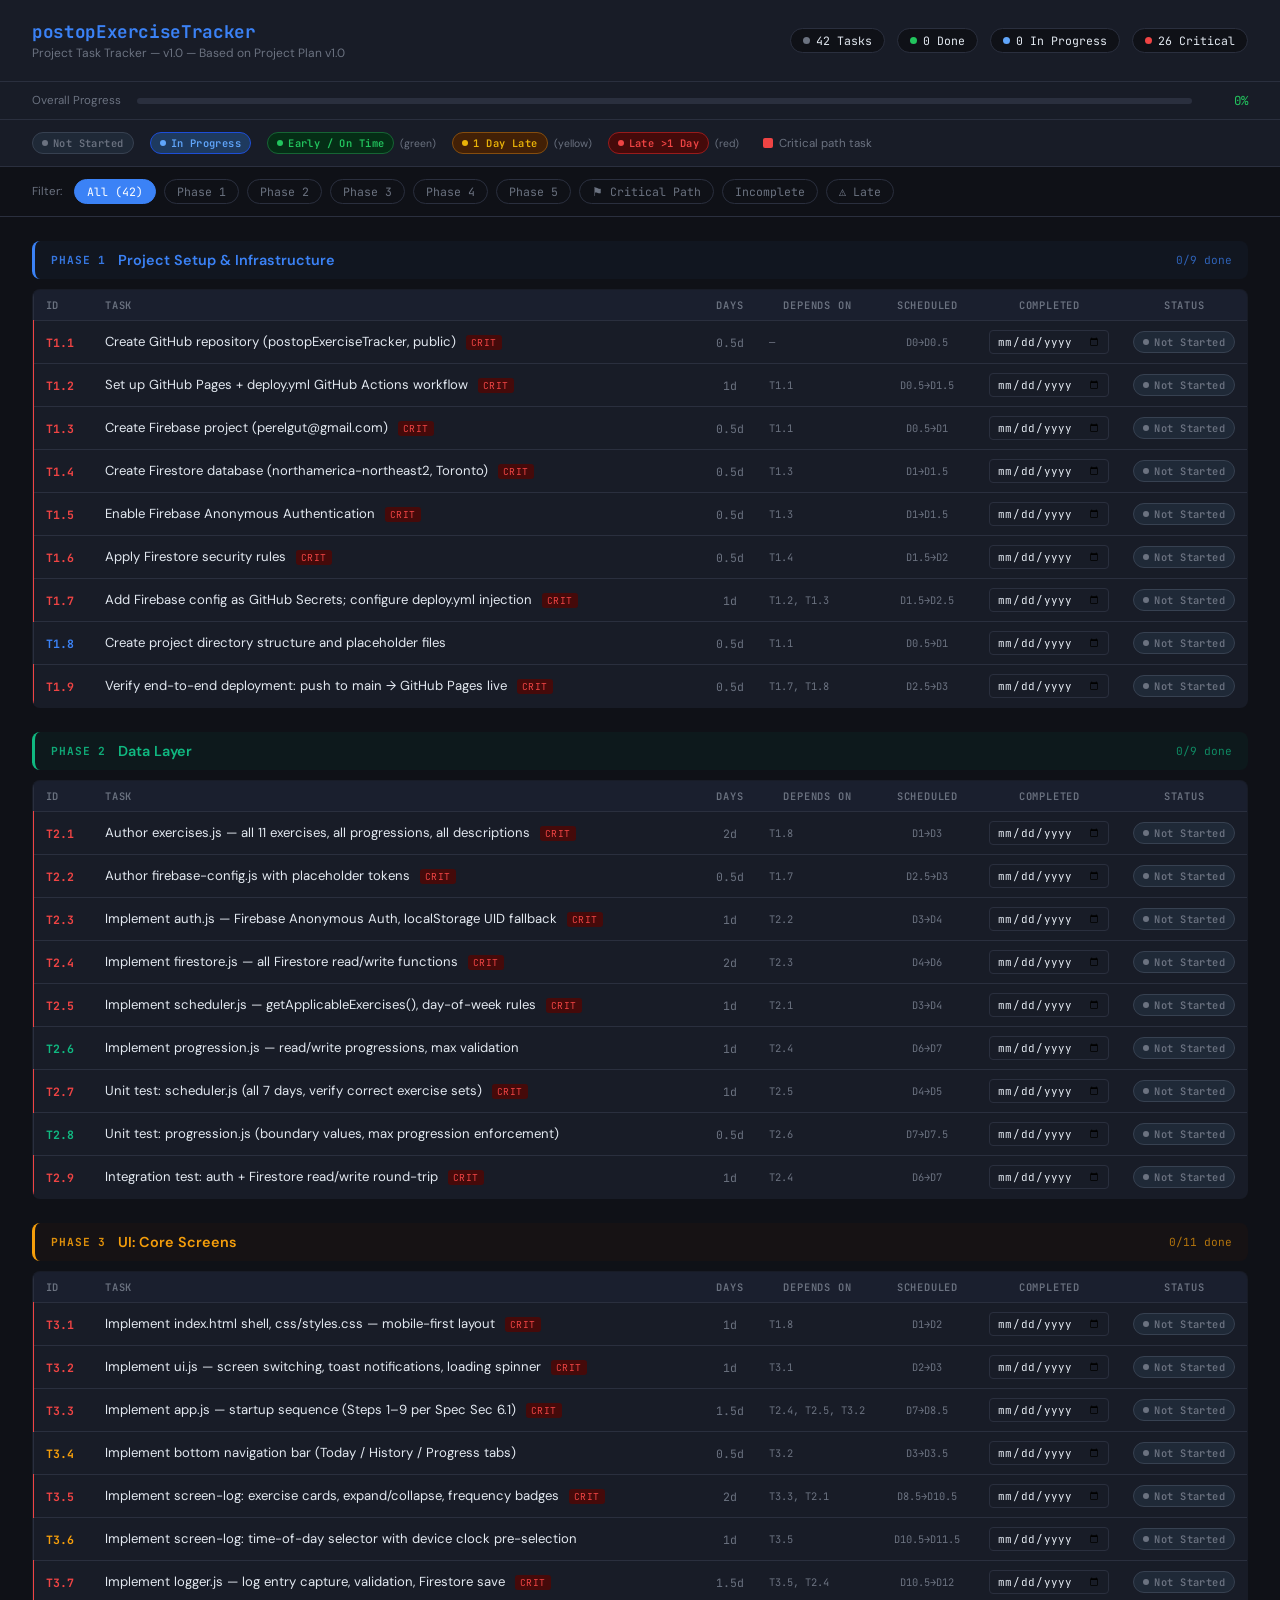
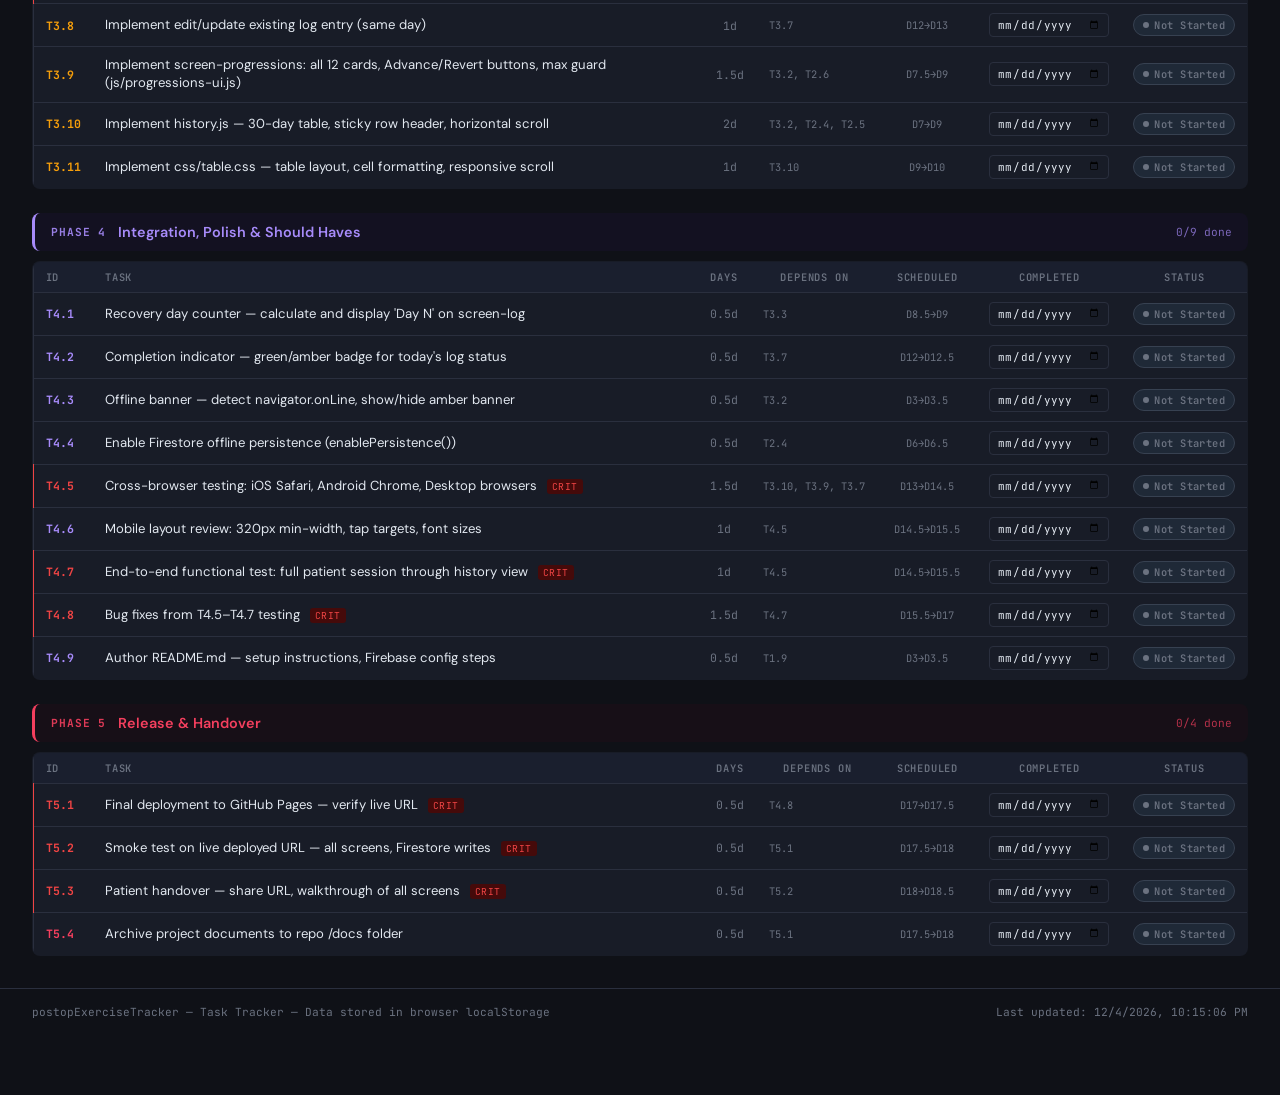
<file: PostOp_TaskTracker.html>
<!DOCTYPE html>
<html lang="en">
<head>
<meta charset="UTF-8">
<meta name="viewport" content="width=device-width, initial-scale=1.0">
<title>postopExerciseTracker — Project Task Tracker</title>
<style>
  @import url('https://fonts.googleapis.com/css2?family=JetBrains+Mono:wght@400;600;700&family=DM+Sans:wght@300;400;500;600&display=swap');

  :root {
    --bg:        #0f1117;
    --surface:   #181c27;
    --border:    #2a2f3e;
    --text:      #e2e8f0;
    --muted:     #6b7280;
    --accent:    #3b82f6;

    --p1: #3b82f6;  --p1-bg: #1e3a5f;
    --p2: #10b981;  --p2-bg: #064e3b;
    --p3: #f59e0b;  --p3-bg: #451a03;
    --p4: #a78bfa;  --p4-bg: #2e1065;
    --p5: #f43f5e;  --p5-bg: #4c0519;

    --green:  #22c55e;  --green-bg:  #052e16;
    --yellow: #eab308;  --yellow-bg: #422006;
    --red:    #ef4444;  --red-bg:    #450a0a;
    --grey:   #6b7280;  --grey-bg:   #1f2937;

    --crit: #ef4444;
  }

  *, *::before, *::after { box-sizing: border-box; margin: 0; padding: 0; }

  body {
    font-family: 'DM Sans', sans-serif;
    background: var(--bg);
    color: var(--text);
    min-height: 100vh;
    padding: 0 0 60px;
  }

  /* ── HEADER ── */
  header {
    background: var(--surface);
    border-bottom: 1px solid var(--border);
    padding: 20px 32px;
    position: sticky;
    top: 0;
    z-index: 100;
    display: flex;
    align-items: center;
    justify-content: space-between;
    gap: 16px;
    flex-wrap: wrap;
  }
  .header-left h1 {
    font-family: 'JetBrains Mono', monospace;
    font-size: 1.1rem;
    font-weight: 700;
    color: var(--accent);
    letter-spacing: -0.02em;
  }
  .header-left p {
    font-size: 0.75rem;
    color: var(--muted);
    margin-top: 2px;
  }
  .header-stats {
    display: flex;
    gap: 12px;
    flex-wrap: wrap;
  }
  .stat-pill {
    background: var(--bg);
    border: 1px solid var(--border);
    border-radius: 20px;
    padding: 4px 12px;
    font-family: 'JetBrains Mono', monospace;
    font-size: 0.72rem;
    display: flex;
    align-items: center;
    gap: 6px;
  }
  .stat-pill .dot {
    width: 7px; height: 7px;
    border-radius: 50%;
    flex-shrink: 0;
  }

  /* ── PROGRESS BAR ── */
  .progress-bar-wrap {
    background: var(--surface);
    border-bottom: 1px solid var(--border);
    padding: 10px 32px;
    display: flex;
    align-items: center;
    gap: 16px;
  }
  .progress-bar-track {
    flex: 1;
    height: 6px;
    background: var(--border);
    border-radius: 3px;
    overflow: hidden;
  }
  .progress-bar-fill {
    height: 100%;
    background: linear-gradient(90deg, var(--green), var(--accent));
    border-radius: 3px;
    transition: width 0.5s ease;
  }
  .progress-pct {
    font-family: 'JetBrains Mono', monospace;
    font-size: 0.78rem;
    color: var(--green);
    min-width: 40px;
    text-align: right;
  }

  /* ── PHASE SECTIONS ── */
  .phase-section { margin: 24px 32px 0; }

  .phase-header {
    display: flex;
    align-items: center;
    gap: 12px;
    margin-bottom: 10px;
    padding: 10px 16px;
    border-radius: 8px;
    border-left: 3px solid;
  }
  .phase-header .phase-num {
    font-family: 'JetBrains Mono', monospace;
    font-size: 0.7rem;
    font-weight: 700;
    letter-spacing: 0.08em;
    text-transform: uppercase;
    opacity: 0.9;
  }
  .phase-header .phase-title {
    font-size: 0.9rem;
    font-weight: 600;
    flex: 1;
  }
  .phase-header .phase-meta {
    font-family: 'JetBrains Mono', monospace;
    font-size: 0.7rem;
    opacity: 0.7;
  }

  /* ── TASK TABLE ── */
  .task-table {
    width: 100%;
    border-collapse: collapse;
    font-size: 0.82rem;
    background: var(--surface);
    border-radius: 8px;
    overflow: hidden;
    border: 1px solid var(--border);
    margin-bottom: 8px;
  }
  .task-table thead tr {
    background: #1a1f2e;
  }
  .task-table thead th {
    padding: 8px 12px;
    text-align: left;
    font-family: 'JetBrains Mono', monospace;
    font-size: 0.65rem;
    font-weight: 600;
    letter-spacing: 0.08em;
    text-transform: uppercase;
    color: var(--muted);
    border-bottom: 1px solid var(--border);
    white-space: nowrap;
  }
  .task-table thead th.center { text-align: center; }

  .task-row {
    border-bottom: 1px solid var(--border);
    transition: background 0.15s;
    cursor: pointer;
  }
  .task-row:last-child { border-bottom: none; }
  .task-row:hover { background: #1e2335; }
  .task-row.crit-row { border-left: 2px solid var(--crit); }

  .task-row td {
    padding: 9px 12px;
    vertical-align: middle;
  }

  .task-id {
    font-family: 'JetBrains Mono', monospace;
    font-size: 0.72rem;
    font-weight: 700;
    white-space: nowrap;
  }
  .task-id.crit { color: var(--crit); }

  .task-name {
    max-width: 380px;
    line-height: 1.4;
  }
  .task-name .crit-badge {
    display: inline-block;
    background: #450a0a;
    color: var(--crit);
    font-family: 'JetBrains Mono', monospace;
    font-size: 0.6rem;
    padding: 1px 5px;
    border-radius: 3px;
    margin-left: 6px;
    vertical-align: middle;
    letter-spacing: 0.05em;
  }

  .task-days {
    font-family: 'JetBrains Mono', monospace;
    font-size: 0.72rem;
    text-align: center;
    color: var(--muted);
    white-space: nowrap;
  }

  .task-deps {
    font-family: 'JetBrains Mono', monospace;
    font-size: 0.65rem;
    color: var(--muted);
    white-space: nowrap;
  }

  .task-sched {
    font-family: 'JetBrains Mono', monospace;
    font-size: 0.65rem;
    text-align: center;
    color: var(--muted);
    white-space: nowrap;
  }

  /* ── STATUS BADGE ── */
  .status-badge {
    display: inline-flex;
    align-items: center;
    gap: 5px;
    padding: 3px 9px;
    border-radius: 12px;
    font-family: 'JetBrains Mono', monospace;
    font-size: 0.65rem;
    font-weight: 600;
    letter-spacing: 0.04em;
    white-space: nowrap;
    cursor: pointer;
    user-select: none;
    transition: opacity 0.15s;
  }
  .status-badge:hover { opacity: 0.8; }
  .status-badge::before {
    content: '';
    width: 6px; height: 6px;
    border-radius: 50%;
    flex-shrink: 0;
  }
  .status-not-started  { background: var(--grey-bg);   color: var(--grey);   border: 1px solid #374151; }
  .status-not-started::before  { background: var(--grey); }
  .status-in-progress  { background: #1e3a5f;           color: #60a5fa;       border: 1px solid #1d4ed8; }
  .status-in-progress::before  { background: #60a5fa; }
  .status-early        { background: var(--green-bg);   color: var(--green);  border: 1px solid #166534; }
  .status-early::before        { background: var(--green); }
  .status-on-time      { background: var(--green-bg);   color: var(--green);  border: 1px solid #166534; }
  .status-on-time::before      { background: var(--green); }
  .status-1-day-late   { background: var(--yellow-bg);  color: var(--yellow); border: 1px solid #854d0e; }
  .status-1-day-late::before   { background: var(--yellow); }
  .status-late         { background: var(--red-bg);     color: var(--red);    border: 1px solid #991b1b; }
  .status-late::before         { background: var(--red); }

  /* ── COMPLETION DATE INPUT ── */
  .date-input {
    background: transparent;
    border: 1px solid var(--border);
    border-radius: 4px;
    color: var(--text);
    font-family: 'JetBrains Mono', monospace;
    font-size: 0.68rem;
    padding: 3px 7px;
    width: 120px;
    cursor: pointer;
    transition: border-color 0.15s;
  }
  .date-input:focus {
    outline: none;
    border-color: var(--accent);
  }
  .date-input:hover { border-color: #4b5563; }

  /* ── MODAL ── */
  .modal-overlay {
    display: none;
    position: fixed;
    inset: 0;
    background: rgba(0,0,0,0.75);
    z-index: 200;
    align-items: center;
    justify-content: center;
  }
  .modal-overlay.open { display: flex; }
  .modal {
    background: var(--surface);
    border: 1px solid var(--border);
    border-radius: 12px;
    padding: 28px;
    max-width: 560px;
    width: 90%;
    max-height: 80vh;
    overflow-y: auto;
    position: relative;
  }
  .modal h2 {
    font-family: 'JetBrains Mono', monospace;
    font-size: 0.9rem;
    color: var(--accent);
    margin-bottom: 4px;
  }
  .modal .modal-title {
    font-size: 1rem;
    font-weight: 600;
    margin-bottom: 16px;
    padding-bottom: 12px;
    border-bottom: 1px solid var(--border);
    line-height: 1.4;
  }
  .modal-field { margin-bottom: 14px; }
  .modal-field label {
    display: block;
    font-size: 0.72rem;
    font-weight: 600;
    color: var(--muted);
    text-transform: uppercase;
    letter-spacing: 0.06em;
    margin-bottom: 4px;
  }
  .modal-field .val {
    font-size: 0.85rem;
    line-height: 1.5;
  }
  .modal-field .mono-val {
    font-family: 'JetBrains Mono', monospace;
    font-size: 0.78rem;
    color: var(--accent);
  }
  .modal-field .prompt-box {
    background: var(--bg);
    border: 1px solid var(--border);
    border-radius: 6px;
    padding: 12px;
    font-size: 0.78rem;
    line-height: 1.6;
    color: #cbd5e1;
    white-space: pre-wrap;
    word-break: break-word;
    max-height: 200px;
    overflow-y: auto;
  }
  .modal-actions {
    display: flex;
    gap: 10px;
    margin-top: 20px;
    padding-top: 16px;
    border-top: 1px solid var(--border);
    flex-wrap: wrap;
  }
  .btn {
    padding: 7px 16px;
    border-radius: 6px;
    font-size: 0.78rem;
    font-weight: 600;
    cursor: pointer;
    border: none;
    transition: opacity 0.15s;
  }
  .btn:hover { opacity: 0.85; }
  .btn-primary { background: var(--accent); color: white; }
  .btn-ghost { background: var(--border); color: var(--text); }
  .btn-close {
    position: absolute;
    top: 14px; right: 16px;
    background: none;
    border: none;
    color: var(--muted);
    font-size: 1.2rem;
    cursor: pointer;
    line-height: 1;
    padding: 4px;
  }
  .btn-close:hover { color: var(--text); }

  /* ── LEGEND ── */
  .legend {
    display: flex;
    gap: 16px;
    flex-wrap: wrap;
    padding: 12px 32px;
    border-bottom: 1px solid var(--border);
    background: var(--surface);
  }
  .legend-item {
    display: flex;
    align-items: center;
    gap: 6px;
    font-size: 0.72rem;
    color: var(--muted);
  }

  /* ── FILTER BAR ── */
  .filter-bar {
    display: flex;
    gap: 8px;
    padding: 12px 32px;
    flex-wrap: wrap;
    align-items: center;
    border-bottom: 1px solid var(--border);
  }
  .filter-btn {
    padding: 4px 12px;
    border-radius: 16px;
    font-size: 0.72rem;
    font-family: 'JetBrains Mono', monospace;
    cursor: pointer;
    border: 1px solid var(--border);
    background: transparent;
    color: var(--muted);
    transition: all 0.15s;
  }
  .filter-btn:hover, .filter-btn.active {
    background: var(--accent);
    color: white;
    border-color: var(--accent);
  }
  .filter-label {
    font-size: 0.72rem;
    color: var(--muted);
    margin-right: 4px;
  }

  /* ── FOOTER ── */
  .page-footer {
    padding: 16px 32px;
    font-size: 0.7rem;
    color: var(--muted);
    font-family: 'JetBrains Mono', monospace;
    border-top: 1px solid var(--border);
    margin-top: 32px;
    display: flex;
    justify-content: space-between;
    flex-wrap: wrap;
    gap: 8px;
  }

  /* ── RESPONSIVE ── */
  @media (max-width: 768px) {
    header, .phase-section, .filter-bar, .legend, .progress-bar-wrap { padding-left: 16px; padding-right: 16px; }
    .phase-section { margin-left: 16px; margin-right: 16px; }
    .task-deps, .task-sched { display: none; }
    .task-name { max-width: 200px; }
    .date-input { width: 100px; }
  }
</style>
</head>
<body>

<header>
  <div class="header-left">
    <h1>postopExerciseTracker</h1>
    <p>Project Task Tracker &mdash; v1.0 &mdash; Based on Project Plan v1.0</p>
  </div>
  <div class="header-stats" id="headerStats"></div>
</header>

<div class="progress-bar-wrap">
  <span style="font-size:0.72rem;color:var(--muted);white-space:nowrap;">Overall Progress</span>
  <div class="progress-bar-track">
    <div class="progress-bar-fill" id="progressFill" style="width:0%"></div>
  </div>
  <span class="progress-pct" id="progressPct">0%</span>
</div>

<div class="legend">
  <span class="legend-item"><span class="status-badge status-not-started">Not Started</span></span>
  <span class="legend-item"><span class="status-badge status-in-progress">In Progress</span></span>
  <span class="legend-item"><span class="status-badge status-early">Early / On Time</span> <span style="font-size:0.65rem">(green)</span></span>
  <span class="legend-item"><span class="status-badge status-1-day-late">1 Day Late</span> <span style="font-size:0.65rem">(yellow)</span></span>
  <span class="legend-item"><span class="status-badge status-late">Late &gt;1 Day</span> <span style="font-size:0.65rem">(red)</span></span>
  <span class="legend-item" style="margin-left:8px">
    <span style="display:inline-block;width:10px;height:10px;background:var(--crit);border-radius:2px"></span>
    <span>Critical path task</span>
  </span>
</div>

<div class="filter-bar">
  <span class="filter-label">Filter:</span>
  <button class="filter-btn active" data-filter="all" onclick="setFilter(this,'all')">All (42)</button>
  <button class="filter-btn" data-filter="1" onclick="setFilter(this,'1')">Phase 1</button>
  <button class="filter-btn" data-filter="2" onclick="setFilter(this,'2')">Phase 2</button>
  <button class="filter-btn" data-filter="3" onclick="setFilter(this,'3')">Phase 3</button>
  <button class="filter-btn" data-filter="4" onclick="setFilter(this,'4')">Phase 4</button>
  <button class="filter-btn" data-filter="5" onclick="setFilter(this,'5')">Phase 5</button>
  <button class="filter-btn" data-filter="crit" onclick="setFilter(this,'crit')">⚑ Critical Path</button>
  <button class="filter-btn" data-filter="incomplete" onclick="setFilter(this,'incomplete')">Incomplete</button>
  <button class="filter-btn" data-filter="late" onclick="setFilter(this,'late')">⚠ Late</button>
</div>

<div id="phaseSections"></div>

<!-- MODAL -->
<div class="modal-overlay" id="modalOverlay" onclick="closeModal(event)">
  <div class="modal" id="modalBox">
    <button class="btn-close" onclick="closeModalDirect()">✕</button>
    <h2 id="modalId"></h2>
    <div class="modal-title" id="modalName"></div>
    <div id="modalBody"></div>
    <div class="modal-actions">
      <button class="btn btn-primary" onclick="markInProgress()">Mark In Progress</button>
      <button class="btn btn-ghost" onclick="closeModalDirect()">Close</button>
    </div>
  </div>
</div>

<div class="page-footer">
  <span id="footerLeft">postopExerciseTracker &mdash; Task Tracker &mdash; Data stored in browser localStorage</span>
  <span id="footerRight"></span>
</div>

<script>
// ── TASK DATA ──────────────────────────────────────────────────────────────────
const PHASES = {
  1: { name: "Phase 1 — Project Setup & Infrastructure", color: "#3b82f6", bg: "#1e3a5f" },
  2: { name: "Phase 2 — Data Layer",                    color: "#10b981", bg: "#064e3b" },
  3: { name: "Phase 3 — UI: Core Screens",              color: "#f59e0b", bg: "#451a03" },
  4: { name: "Phase 4 — Integration, Polish & Should Haves", color: "#a78bfa", bg: "#2e1065" },
  5: { name: "Phase 5 — Release & Handover",            color: "#f43f5e", bg: "#4c0519" },
};

const TASKS = [
  {id:"T1.1",ph:1,name:"Create GitHub repository (postopExerciseTracker, public)",days:0.5,deps:[],crit:true,reqs:"M-24",sched:{s:0,e:0.5}},
  {id:"T1.2",ph:1,name:"Set up GitHub Pages + deploy.yml GitHub Actions workflow",days:1,deps:["T1.1"],crit:true,reqs:"M-24",sched:{s:0.5,e:1.5}},
  {id:"T1.3",ph:1,name:"Create Firebase project (perelgut@gmail.com)",days:0.5,deps:["T1.1"],crit:true,reqs:"M-15,M-16",sched:{s:0.5,e:1}},
  {id:"T1.4",ph:1,name:"Create Firestore database (northamerica-northeast2, Toronto)",days:0.5,deps:["T1.3"],crit:true,reqs:"M-15",sched:{s:1,e:1.5}},
  {id:"T1.5",ph:1,name:"Enable Firebase Anonymous Authentication",days:0.5,deps:["T1.3"],crit:true,reqs:"M-16",sched:{s:1,e:1.5}},
  {id:"T1.6",ph:1,name:"Apply Firestore security rules",days:0.5,deps:["T1.4"],crit:true,reqs:"M-15,M-16",sched:{s:1.5,e:2}},
  {id:"T1.7",ph:1,name:"Add Firebase config as GitHub Secrets; configure deploy.yml injection",days:1,deps:["T1.2","T1.3"],crit:true,reqs:"M-24",sched:{s:1.5,e:2.5}},
  {id:"T1.8",ph:1,name:"Create project directory structure and placeholder files",days:0.5,deps:["T1.1"],crit:false,reqs:"Spec Sec 2",sched:{s:0.5,e:1}},
  {id:"T1.9",ph:1,name:"Verify end-to-end deployment: push to main → GitHub Pages live",days:0.5,deps:["T1.7","T1.8"],crit:true,reqs:"M-24",sched:{s:2.5,e:3}},
  {id:"T2.1",ph:2,name:"Author exercises.js — all 11 exercises, all progressions, all descriptions",days:2,deps:["T1.8"],crit:true,reqs:"M-01 to M-05, M-13",sched:{s:1,e:3}},
  {id:"T2.2",ph:2,name:"Author firebase-config.js with placeholder tokens",days:0.5,deps:["T1.7"],crit:true,reqs:"M-15",sched:{s:2.5,e:3}},
  {id:"T2.3",ph:2,name:"Implement auth.js — Firebase Anonymous Auth, localStorage UID fallback",days:1,deps:["T2.2"],crit:true,reqs:"M-16,M-17",sched:{s:3,e:4}},
  {id:"T2.4",ph:2,name:"Implement firestore.js — all Firestore read/write functions",days:2,deps:["T2.3"],crit:true,reqs:"M-15,M-18",sched:{s:4,e:6}},
  {id:"T2.5",ph:2,name:"Implement scheduler.js — getApplicableExercises(), day-of-week rules",days:1,deps:["T2.1"],crit:true,reqs:"M-10",sched:{s:3,e:4}},
  {id:"T2.6",ph:2,name:"Implement progression.js — read/write progressions, max validation",days:1,deps:["T2.4"],crit:false,reqs:"M-12,M-13,M-14",sched:{s:6,e:7}},
  {id:"T2.7",ph:2,name:"Unit test: scheduler.js (all 7 days, verify correct exercise sets)",days:1,deps:["T2.5"],crit:true,reqs:"M-10",sched:{s:4,e:5}},
  {id:"T2.8",ph:2,name:"Unit test: progression.js (boundary values, max progression enforcement)",days:0.5,deps:["T2.6"],crit:false,reqs:"M-12,M-13",sched:{s:7,e:7.5}},
  {id:"T2.9",ph:2,name:"Integration test: auth + Firestore read/write round-trip",days:1,deps:["T2.4"],crit:true,reqs:"M-15,M-16",sched:{s:6,e:7}},
  {id:"T3.1",ph:3,name:"Implement index.html shell, css/styles.css — mobile-first layout",days:1,deps:["T1.8"],crit:true,reqs:"M-23",sched:{s:1,e:2}},
  {id:"T3.2",ph:3,name:"Implement ui.js — screen switching, toast notifications, loading spinner",days:1,deps:["T3.1"],crit:true,reqs:"Spec Sec 5",sched:{s:2,e:3}},
  {id:"T3.3",ph:3,name:"Implement app.js — startup sequence (Steps 1–9 per Spec Sec 6.1)",days:1.5,deps:["T2.4","T2.5","T3.2"],crit:true,reqs:"M-18, Spec 6.1",sched:{s:7,e:8.5}},
  {id:"T3.4",ph:3,name:"Implement bottom navigation bar (Today / History / Progress tabs)",days:0.5,deps:["T3.2"],crit:false,reqs:"Spec Sec 5.5",sched:{s:3,e:3.5}},
  {id:"T3.5",ph:3,name:"Implement screen-log: exercise cards, expand/collapse, frequency badges",days:2,deps:["T3.3","T2.1"],crit:true,reqs:"M-01 to M-05",sched:{s:8.5,e:10.5}},
  {id:"T3.6",ph:3,name:"Implement screen-log: time-of-day selector with device clock pre-selection",days:1,deps:["T3.5"],crit:false,reqs:"M-09",sched:{s:10.5,e:11.5}},
  {id:"T3.7",ph:3,name:"Implement logger.js — log entry capture, validation, Firestore save",days:1.5,deps:["T3.5","T2.4"],crit:true,reqs:"M-06 to M-08",sched:{s:10.5,e:12}},
  {id:"T3.8",ph:3,name:"Implement edit/update existing log entry (same day)",days:1,deps:["T3.7"],crit:false,reqs:"S-02",sched:{s:12,e:13}},
  {id:"T3.9",ph:3,name:"Implement screen-progressions: all 12 cards, Advance/Revert buttons, max guard (js/progressions-ui.js)",days:1.5,deps:["T3.2","T2.6"],crit:false,reqs:"M-12 to M-14",sched:{s:7.5,e:9}},
  {id:"T3.10",ph:3,name:"Implement history.js — 30-day table, sticky row header, horizontal scroll",days:2,deps:["T3.2","T2.4","T2.5"],crit:false,reqs:"M-19 to M-22",sched:{s:7,e:9}},
  {id:"T3.11",ph:3,name:"Implement css/table.css — table layout, cell formatting, responsive scroll",days:1,deps:["T3.10"],crit:false,reqs:"M-19 to M-22, S-05",sched:{s:9,e:10}},
  {id:"T4.1",ph:4,name:"Recovery day counter — calculate and display 'Day N' on screen-log",days:0.5,deps:["T3.3"],crit:false,reqs:"M-11, S-03",sched:{s:8.5,e:9}},
  {id:"T4.2",ph:4,name:"Completion indicator — green/amber badge for today's log status",days:0.5,deps:["T3.7"],crit:false,reqs:"S-01",sched:{s:12,e:12.5}},
  {id:"T4.3",ph:4,name:"Offline banner — detect navigator.onLine, show/hide amber banner",days:0.5,deps:["T3.2"],crit:false,reqs:"S-04",sched:{s:3,e:3.5}},
  {id:"T4.4",ph:4,name:"Enable Firestore offline persistence (enablePersistence())",days:0.5,deps:["T2.4"],crit:false,reqs:"S-04",sched:{s:6,e:6.5}},
  {id:"T4.5",ph:4,name:"Cross-browser testing: iOS Safari, Android Chrome, Desktop browsers",days:1.5,deps:["T3.10","T3.9","T3.7"],crit:true,reqs:"M-23",sched:{s:13,e:14.5}},
  {id:"T4.6",ph:4,name:"Mobile layout review: 320px min-width, tap targets, font sizes",days:1,deps:["T4.5"],crit:false,reqs:"M-23, NFR",sched:{s:14.5,e:15.5}},
  {id:"T4.7",ph:4,name:"End-to-end functional test: full patient session through history view",days:1,deps:["T4.5"],crit:true,reqs:"All M-reqs",sched:{s:14.5,e:15.5}},
  {id:"T4.8",ph:4,name:"Bug fixes from T4.5–T4.7 testing",days:1.5,deps:["T4.7"],crit:true,reqs:"All",sched:{s:15.5,e:17}},
  {id:"T4.9",ph:4,name:"Author README.md — setup instructions, Firebase config steps",days:0.5,deps:["T1.9"],crit:false,reqs:"Spec Sec 2",sched:{s:3,e:3.5}},
  {id:"T5.1",ph:5,name:"Final deployment to GitHub Pages — verify live URL",days:0.5,deps:["T4.8"],crit:true,reqs:"M-24",sched:{s:17,e:17.5}},
  {id:"T5.2",ph:5,name:"Smoke test on live deployed URL — all screens, Firestore writes",days:0.5,deps:["T5.1"],crit:true,reqs:"M-24",sched:{s:17.5,e:18}},
  {id:"T5.3",ph:5,name:"Patient handover — share URL, walkthrough of all screens",days:0.5,deps:["T5.2"],crit:true,reqs:"All",sched:{s:18,e:18.5}},
  {id:"T5.4",ph:5,name:"Archive project documents to repo /docs folder",days:0.5,deps:["T5.1"],crit:false,reqs:"—",sched:{s:17.5,e:18}},
];

const AI_PROMPTS = {
  "T1.1":"Create a new public GitHub repository named 'postopExerciseTracker' under the account perelgut. The repository should be initialised with a README.md and a .gitignore for Node.js projects. Do not add any source files yet.",
  "T1.2":"Write a GitHub Actions workflow file at .github/workflows/deploy.yml that triggers on push to the main branch and deploys the repository root to GitHub Pages using peaceiris/actions-gh-pages@v4. Include a sed step to inject Firebase config values from GitHub Secrets (FIREBASE_API_KEY, FIREBASE_AUTH_DOMAIN, FIREBASE_PROJECT_ID, FIREBASE_STORAGE_BUCKET, FIREBASE_MESSAGING_SENDER_ID, FIREBASE_APP_ID) into js/firebase-config.js before deploying.",
  "T1.3":"[Manual Firebase Console step] Go to https://console.firebase.google.com, sign in with perelgut@gmail.com, create a new project named 'postopExerciseTracker'. Disable Google Analytics. Register a Web App named 'postop-tracker' and save the firebaseConfig object.",
  "T1.4":"[Manual Firebase Console step] In the Firebase project, go to Firestore Database → Create database → Production mode. Select region: northamerica-northeast2 (Toronto). WARNING: this selection is permanent.",
  "T1.5":"[Manual Firebase Console step] In the Firebase project, go to Authentication → Sign-in method → Anonymous → Enable. Save.",
  "T1.6":"In the Firebase project Firestore console → Rules, replace the default rules with security rules that allow a user to read/write only their own data scoped by their anonymous UID. See Functional Specification Section 8.2 for the exact rules.",
  "T1.7":"Update the GitHub Actions deploy.yml to inject all 6 Firebase config fields from GitHub repository secrets into js/firebase-config.js using sed commands before deployment. Each placeholder follows the pattern __FIREBASE_FIELDNAME__. Provide instructions for adding the 6 secrets to GitHub repository settings.",
  "T1.8":"Create the full directory and file structure for the postopExerciseTracker project per Functional Specification Section 2. All JS files should contain a single comment indicating their purpose. firebase-config.js should export a firebaseConfig object with 6 fields set to __FIREBASE_FIELDNAME__ placeholders.",
  "T1.9":"[Manual verification] Commit and push placeholder files to main. Verify the GitHub Actions workflow runs and the site loads at https://perelgut.github.io/postopExerciseTracker/.",
  "T2.1":"Write the complete exercises.js file exporting a const EXERCISES array with 11 exercise objects. Each has: id (7-17), name, displayName ('Ex N: Name'), frequency ('Daily'|'Alt1'|'Alt2'), maxProgression, and progressions[] (each with level, description, type, defaultCount, defaultRepeats). Exercise 7 must have 4 progressions (0-3). Use exact data from Functional Specification Section 3.1.",
  "T2.2":"Write js/firebase-config.js that imports Firebase SDK modules (app, auth, firestore) and initialises the Firebase app using a firebaseConfig object with 6 placeholder values in the format __FIREBASE_FIELDNAME__. Export the initialised auth and db (Firestore) instances.",
  "T2.3":"Write js/auth.js: (1) call Firebase signInAnonymously() on init, (2) store UID in localStorage as 'postop_uid', (3) on reload use Firebase auth state persistence, (4) export getCurrentUID() returning the current anonymous UID, (5) handle auth errors with user-facing message.",
  "T2.4":"Write js/firestore.js exporting: saveLogEntry(uid, dateStr, entry), updateLogEntry(uid, dateStr, exerciseId, updatedEntry), getLogs(uid, dateStrings[]), getProfile(uid), saveProfile(uid, data), getProgressions(uid), updateProgression(uid, exerciseId, level). Follow schema in Functional Specification Section 3.2. Enable offline persistence. Return {success, error} objects.",
  "T2.5":"Write js/scheduler.js exporting getApplicableExercises(date, exercises). ALT1_DAYS=[1,3,5] (Mon/Wed/Fri) → Daily+Alt1; ALT2_DAYS=[2,4,6] (Tue/Thu/Sat) → Daily+Alt2; Sunday(0) → Daily only.",
  "T2.6":"Write js/progression.js with in-memory progressions cache. Export: getCurrentProgression(exerciseId), advanceProgression(exerciseId, uid) with maxProgression validation, initProgressions(uid) loading from Firestore.",
  "T2.7":"[Manual test] In browser console, test scheduler.js for all 7 days. Call getApplicableExercises(testDate, EXERCISES) for each day and verify IDs match Functional Specification Section 4.1.",
  "T2.8":"[Manual test] Test progression.js: attempt to advance an exercise at maxProgression, verify it is blocked. Verify all 11 exercises initialise at progression 0.",
  "T2.9":"[Manual integration test] In browser console: (1) verify signInAnonymously() returns a UID, (2) verify UID in localStorage, (3) call saveLogEntry() with test data, verify in Firebase Console, (4) call getLogs() and verify data returned.",
  "T3.1":"Write index.html (SPA shell with 4 screen divs: screen-loading, screen-log, screen-history, screen-progressions; all hidden except screen-loading; Firebase SDK from CDN; all js/ modules in dependency order) and css/styles.css (mobile-first, max-width 600px centred, card styles, bottom nav bar, base font 16px minimum).",
  "T3.2":"Write js/ui.js exporting: showScreen(screenId), toast(message, type), showLoading(), hideLoading(), toggleDescription(exerciseId).",
  "T3.3":"Write js/app.js implementing the 9-step startup sequence from Functional Specification Section 6.1. Handle each step's failure as specified.",
  "T3.4":"Add bottom navigation bar HTML to index.html (three buttons: Today, History, Progress). Add CSS to styles.css: fixed bottom, full width, flex, min tap height 56px, active tab highlighted.",
  "T3.5":"Write renderExerciseCards(exercises, todayLog, progressions) in js/logger.js. Each card: displayName (tappable), frequency badge (Daily=green, Alt1=blue, Alt2=orange), progression badge. Tap name calls ui.js toggleDescription(). Logged exercises show green tick and values.",
  "T3.6":"Add time-of-day selector to screen-log: a <select> with 8 options from M-09. Write getTimeOfDayBucket(hour) mapping device hour (0-23) to the correct bucket string. Pre-select on render.",
  "T3.7":"Write log entry capture in js/logger.js: read count and repeats, validate as non-negative integers, build entry object, call firestore.js saveLogEntry(), on success show green tick and toast, on failure show error toast.",
  "T3.8":"Add edit mode to js/logger.js: tapping a logged card reopens it pre-filled with saved values and shows 'Update' button. On Update call firestore.js updateLogEntry(). On success return to logged state with new values.",
  "T3.9":"Write js/progressions-ui.js (NOT progression.js — that is the data module). Renders all 12 exercises into #progression-list regardless of today's schedule. Each card: displayName, frequency badge, level chip (prog-level-chip--maxed at max), current description, Revert button (disabled at level 0), Advance button (disabled at maxProgression). On Advance/Revert: call setLevel(exerciseId, newLevel) from progression.js, then refresh card in-place. Exposes window._progressionsModule = { refresh() }. Imports: getExerciseProgressionSummary, setLevel from progression.js; showToast from ui.js; EXERCISES from exercises.js.",
  "T3.10":"Write js/history.js: buildHistoryTable(uid) fetches last 30 days via getLogs(), builds 30×11 table DOM. Each cell: if exercise not applicable that day → dimmed dot; no entry → '—'; skipped (count=0) → '0'; else three lines: 'P{level}', '{count}{r|s}', '×{repeats}'.",
  "T3.11":"Write css/table.css: date column sticky (position:sticky, left:0), table container overflow-x:auto, each cell compact 3-line format, minimum cell width 52px, column headers visible.",
  "T4.1":"[Built in T3.3 — no additional code needed] Recovery day counter was implemented in app.js startup sequence: getDayNumber(profile.day1) → window._app.dayNumber, displayed via updateHeader() in ui.js as 'Day N' in #hdr-day-label. Verify display is correct on live app.",
  "T4.2":"[Built in T3.2/T3.3 — no additional code needed] Completion indicator was implemented in ui.js updateHeader(dayNumber, totalScheduled, totalLogged): toggles .completion-badge--done / .completion-badge--pending on #hdr-completion. Called by app.js at startup and by logger.js after every log/update. Verify badge updates correctly after logging exercises.",
  "T4.3":"[Built in T3.2 — no additional code needed] Offline banner was implemented in ui.js updateOfflineBanner(): shows/hides #offline-banner based on navigator.onLine, sets aria-hidden. Called by app.js at startup and on window 'online'/'offline' events. Verify banner appears when device goes offline.",
  "T4.4":"Add enableIndexedDbPersistence(db) to js/firestore.js after Firestore init. Handle 'failed-precondition' (multiple tabs) and 'unimplemented' (unsupported browser) errors gracefully with console warning only.",
  "T4.5":"[Manual test] Test on: iPhone Safari (iOS 15+), Android Chrome, Desktop Chrome, Desktop Firefox, Desktop Edge. Document all layout/functional issues found.",
  "T4.6":"Based on T4.5 issues, update css/styles.css and css/table.css: all tap targets ≥44×44px, base font ≥16px, no horizontal overflow on screen-log or screen-progressions, history table scrolls correctly.",
  "T4.7":"[Manual E2E test] Full patient session: open app first time (Day 1 set), log all today's exercises, advance one progression, check history table, simulate offline + log, re-enable network + verify sync.",
  "T4.8":"Fix all bugs from T4.5–T4.7. Each fix is a targeted edit to the relevant file. Re-verify each fixed test case.",
  "T4.9":"Write README.md: project description, live URL, Firebase 7-step setup, GitHub Secrets 6-step setup, local dev instructions, file structure overview.",
  "T5.1":"[Deploy] Ensure all code committed and pushed to main. Verify GitHub Actions completes. Confirm https://perelgut.github.io/postopExerciseTracker/ loads.",
  "T5.2":"[Smoke test] On live URL verify: no console errors, today's exercises display, logging saves to Firestore, progression screen loads all 11, history table loads.",
  "T5.3":"[Handover] Share URL with patient. Walk through: log daily exercises, advance progression, view history, offline banner meaning.",
  "T5.4":"Create /docs folder in repo, copy Requirements_v1.1.docx, FunctionalSpec_v1.1.docx, ProjectPlan_v1.0.docx into it. Commit and push.",
};

// ── STORAGE ────────────────────────────────────────────────────────────────────
const STORAGE_KEY = 'postopTracker_v1';

function loadData() {
  try {
    const raw = localStorage.getItem(STORAGE_KEY);
    return raw ? JSON.parse(raw) : {};
  } catch(e) { return {}; }
}

function saveData(data) {
  try { localStorage.setItem(STORAGE_KEY, JSON.stringify(data)); } catch(e) {}
}

let taskData = loadData();

function getTaskRecord(id) {
  return taskData[id] || { status: 'not-started', completedDate: '', startedDate: '' };
}

function setTaskRecord(id, updates) {
  taskData[id] = { ...getTaskRecord(id), ...updates };
  saveData(taskData);
}

// ── STATUS CALCULATION ─────────────────────────────────────────────────────────
// Project start date = today if not set
function getProjectStart() {
  const stored = localStorage.getItem('postopTracker_projectStart');
  if (stored) return new Date(stored);
  const today = new Date();
  today.setHours(0,0,0,0);
  localStorage.setItem('postopTracker_projectStart', today.toISOString());
  return today;
}

const PROJECT_START = getProjectStart();

function dayTargetDate(days) {
  const d = new Date(PROJECT_START);
  d.setDate(d.getDate() + Math.ceil(days));
  return d;
}

function calcStatus(task, record) {
  if (record.status === 'in-progress') return 'in-progress';
  if (!record.completedDate) return 'not-started';

  const completed = new Date(record.completedDate);
  completed.setHours(0,0,0,0);
  const target = dayTargetDate(task.sched.e);
  target.setHours(0,0,0,0);

  const diffDays = Math.round((completed - target) / 86400000);
  if (diffDays <= 0) return 'early';
  if (diffDays === 1) return '1-day-late';
  return 'late';
}

function statusLabel(s) {
  return { 'not-started':'Not Started','in-progress':'In Progress','early':'Done ✓','on-time':'Done ✓','1-day-late':'1 Day Late','late':'Late' }[s] || s;
}
function statusClass(s) {
  return { 'not-started':'status-not-started','in-progress':'status-in-progress','early':'status-early','on-time':'status-on-time','1-day-late':'status-1-day-late','late':'status-late' }[s] || 'status-not-started';
}

// ── RENDER ─────────────────────────────────────────────────────────────────────
let currentFilter = 'all';
let currentModalId = null;

function render() {
  updateHeader();
  renderPhases();
  updateProgressBar();
}

function updateHeader() {
  const done = TASKS.filter(t => { const r=getTaskRecord(t.id); const s=calcStatus(t,r); return s==='early'||s==='on-time'||s==='1-day-late'||s==='late'; }).length;
  const inProg = TASKS.filter(t => getTaskRecord(t.id).status === 'in-progress').length;
  const late = TASKS.filter(t => { const r=getTaskRecord(t.id); return calcStatus(t,r)==='late'||calcStatus(t,r)==='1-day-late'; }).length;
  const crit = TASKS.filter(t => t.crit).length;

  document.getElementById('headerStats').innerHTML = `
    <div class="stat-pill"><span class="dot" style="background:#6b7280"></span>${TASKS.length} Tasks</div>
    <div class="stat-pill"><span class="dot" style="background:#22c55e"></span>${done} Done</div>
    <div class="stat-pill"><span class="dot" style="background:#60a5fa"></span>${inProg} In Progress</div>
    ${late > 0 ? `<div class="stat-pill"><span class="dot" style="background:#ef4444"></span>${late} Late</div>` : ''}
    <div class="stat-pill"><span class="dot" style="background:#ef4444"></span>${crit} Critical</div>
  `;
  document.getElementById('footerRight').textContent = `Last updated: ${new Date().toLocaleString()}`;
}

function updateProgressBar() {
  const done = TASKS.filter(t => { const r=getTaskRecord(t.id); const s=calcStatus(t,r); return ['early','on-time','1-day-late','late'].includes(s); }).length;
  const pct = Math.round((done / TASKS.length) * 100);
  document.getElementById('progressFill').style.width = pct + '%';
  document.getElementById('progressPct').textContent = pct + '%';
}

function filterTasks(tasks) {
  if (currentFilter === 'all') return tasks;
  if (currentFilter === 'crit') return tasks.filter(t => t.crit);
  if (currentFilter === 'incomplete') return tasks.filter(t => {
    const s = calcStatus(t, getTaskRecord(t.id));
    return !['early','on-time','1-day-late','late'].includes(s);
  });
  if (currentFilter === 'late') return tasks.filter(t => {
    const s = calcStatus(t, getTaskRecord(t.id));
    return s === 'late' || s === '1-day-late';
  });
  return tasks.filter(t => String(t.ph) === currentFilter);
}

function renderPhases() {
  const container = document.getElementById('phaseSections');
  container.innerHTML = '';

  const phases = currentFilter === 'all' || currentFilter === 'crit' || currentFilter === 'incomplete' || currentFilter === 'late'
    ? [1,2,3,4,5]
    : [parseInt(currentFilter)];

  phases.forEach(phNum => {
    const ph = PHASES[phNum];
    const tasks = filterTasks(TASKS.filter(t => t.ph === phNum));
    if (tasks.length === 0) return;

    const phaseDone = tasks.filter(t => { const s=calcStatus(t,getTaskRecord(t.id)); return ['early','on-time','1-day-late','late'].includes(s); }).length;
    const totalPhase = TASKS.filter(t => t.ph === phNum).length;

    const section = document.createElement('div');
    section.className = 'phase-section';

    section.innerHTML = `
      <div class="phase-header" style="background:${ph.bg}22;border-color:${ph.color}">
        <span class="phase-num" style="color:${ph.color}">Phase ${phNum}</span>
        <span class="phase-title" style="color:${ph.color}">${ph.name.replace(/Phase \d+ — /,'')}</span>
        <span class="phase-meta" style="color:${ph.color}">${phaseDone}/${totalPhase} done</span>
      </div>
      <table class="task-table">
        <thead>
          <tr>
            <th style="width:60px">ID</th>
            <th>Task</th>
            <th class="center" style="width:55px">Days</th>
            <th class="center" style="width:120px">Depends On</th>
            <th class="center" style="width:100px">Scheduled</th>
            <th class="center" style="width:130px">Completed</th>
            <th class="center" style="width:115px">Status</th>
          </tr>
        </thead>
        <tbody id="tbody-ph${phNum}"></tbody>
      </table>
    `;
    container.appendChild(section);

    const tbody = section.querySelector(`#tbody-ph${phNum}`);
    tasks.forEach(t => {
      const record = getTaskRecord(t.id);
      const status = calcStatus(t, record);
      const tr = document.createElement('tr');
      tr.className = `task-row${t.crit ? ' crit-row' : ''}`;
      tr.onclick = () => openModal(t.id);
      tr.innerHTML = `
        <td class="task-id ${t.crit?'crit':''}" style="color:${t.crit?'var(--crit)':ph.color}">${t.id}</td>
        <td class="task-name">
          ${t.name}
          ${t.crit ? '<span class="crit-badge">CRIT</span>' : ''}
        </td>
        <td class="task-days">${t.days}d</td>
        <td class="task-deps">${t.deps.join(', ')||'—'}</td>
        <td class="task-sched">D${t.sched.s}→D${t.sched.e}</td>
        <td onclick="event.stopPropagation()">
          <input type="date" class="date-input" id="date-${t.id}"
            value="${record.completedDate||''}"
            onchange="setCompletedDate('${t.id}', this.value)"
          >
        </td>
        <td class="center" style="text-align:center">
          <span class="status-badge ${statusClass(status)}" onclick="event.stopPropagation();cycleStatus('${t.id}')">
            ${statusLabel(status)}
          </span>
        </td>
      `;
      tbody.appendChild(tr);
    });
  });
}

function setCompletedDate(id, val) {
  setTaskRecord(id, { completedDate: val, status: val ? 'done' : getTaskRecord(id).status });
  render();
}

function cycleStatus(id) {
  const record = getTaskRecord(id);
  const current = record.status;
  let next;
  if (current === 'not-started') next = 'in-progress';
  else if (current === 'in-progress') next = 'not-started';
  else next = current; // completed status controlled by date
  setTaskRecord(id, { status: next });
  render();
}

// ── MODAL ──────────────────────────────────────────────────────────────────────
function openModal(id) {
  const t = TASKS.find(t => t.id === id);
  if (!t) return;
  currentModalId = id;
  const ph = PHASES[t.ph];
  const record = getTaskRecord(id);
  const status = calcStatus(t, record);

  document.getElementById('modalId').textContent = t.id;
  document.getElementById('modalId').style.color = t.crit ? 'var(--crit)' : ph.color;
  document.getElementById('modalName').textContent = t.name;

  const target = dayTargetDate(t.sched.e);

  document.getElementById('modalBody').innerHTML = `
    <div class="modal-field">
      <label>Phase</label>
      <div class="val" style="color:${ph.color}">${ph.name}</div>
    </div>
    <div class="modal-field">
      <label>Requirement IDs</label>
      <div class="val mono-val">${t.reqs}</div>
    </div>
    <div class="modal-field">
      <label>Duration / Scheduled</label>
      <div class="val mono-val">${t.days} day(s) &mdash; Day ${t.sched.s} → Day ${t.sched.e} &mdash; Target: ${target.toLocaleDateString('en-CA')}</div>
    </div>
    <div class="modal-field">
      <label>Dependencies</label>
      <div class="val mono-val">${t.deps.join(', ')||'None — can start immediately'}</div>
    </div>
    <div class="modal-field">
      <label>Critical Path</label>
      <div class="val" style="color:${t.crit?'var(--crit)':'var(--muted)'}">${t.crit?'⚑ YES — delays this task delay the entire project':'No'}</div>
    </div>
    <div class="modal-field">
      <label>Current Status</label>
      <div class="val"><span class="status-badge ${statusClass(status)}">${statusLabel(status)}</span></div>
    </div>
    <div class="modal-field">
      <label>Completion Date</label>
      <input type="date" class="date-input" style="width:160px" id="modal-date-${id}"
        value="${record.completedDate||''}"
        onchange="setCompletedDate('${id}', this.value)">
    </div>
    <div class="modal-field">
      <label>AI Implementation Prompt</label>
      <div class="prompt-box">${AI_PROMPTS[id]||'See Project Plan document for full prompt.'}</div>
    </div>
  `;
  document.getElementById('modalOverlay').classList.add('open');
}

function closeModal(e) {
  if (e.target === document.getElementById('modalOverlay')) closeModalDirect();
}
function closeModalDirect() {
  document.getElementById('modalOverlay').classList.remove('open');
  currentModalId = null;
}

function markInProgress() {
  if (!currentModalId) return;
  setTaskRecord(currentModalId, { status: 'in-progress' });
  render();
  closeModalDirect();
}

// ── FILTER ─────────────────────────────────────────────────────────────────────
function setFilter(btn, val) {
  document.querySelectorAll('.filter-btn').forEach(b => b.classList.remove('active'));
  btn.classList.add('active');
  currentFilter = val;
  render();
}

// ── KEYBOARD ───────────────────────────────────────────────────────────────────
document.addEventListener('keydown', e => {
  if (e.key === 'Escape') closeModalDirect();
});

// ── INIT ───────────────────────────────────────────────────────────────────────
render();
</script>
</body>
</html>
</file>
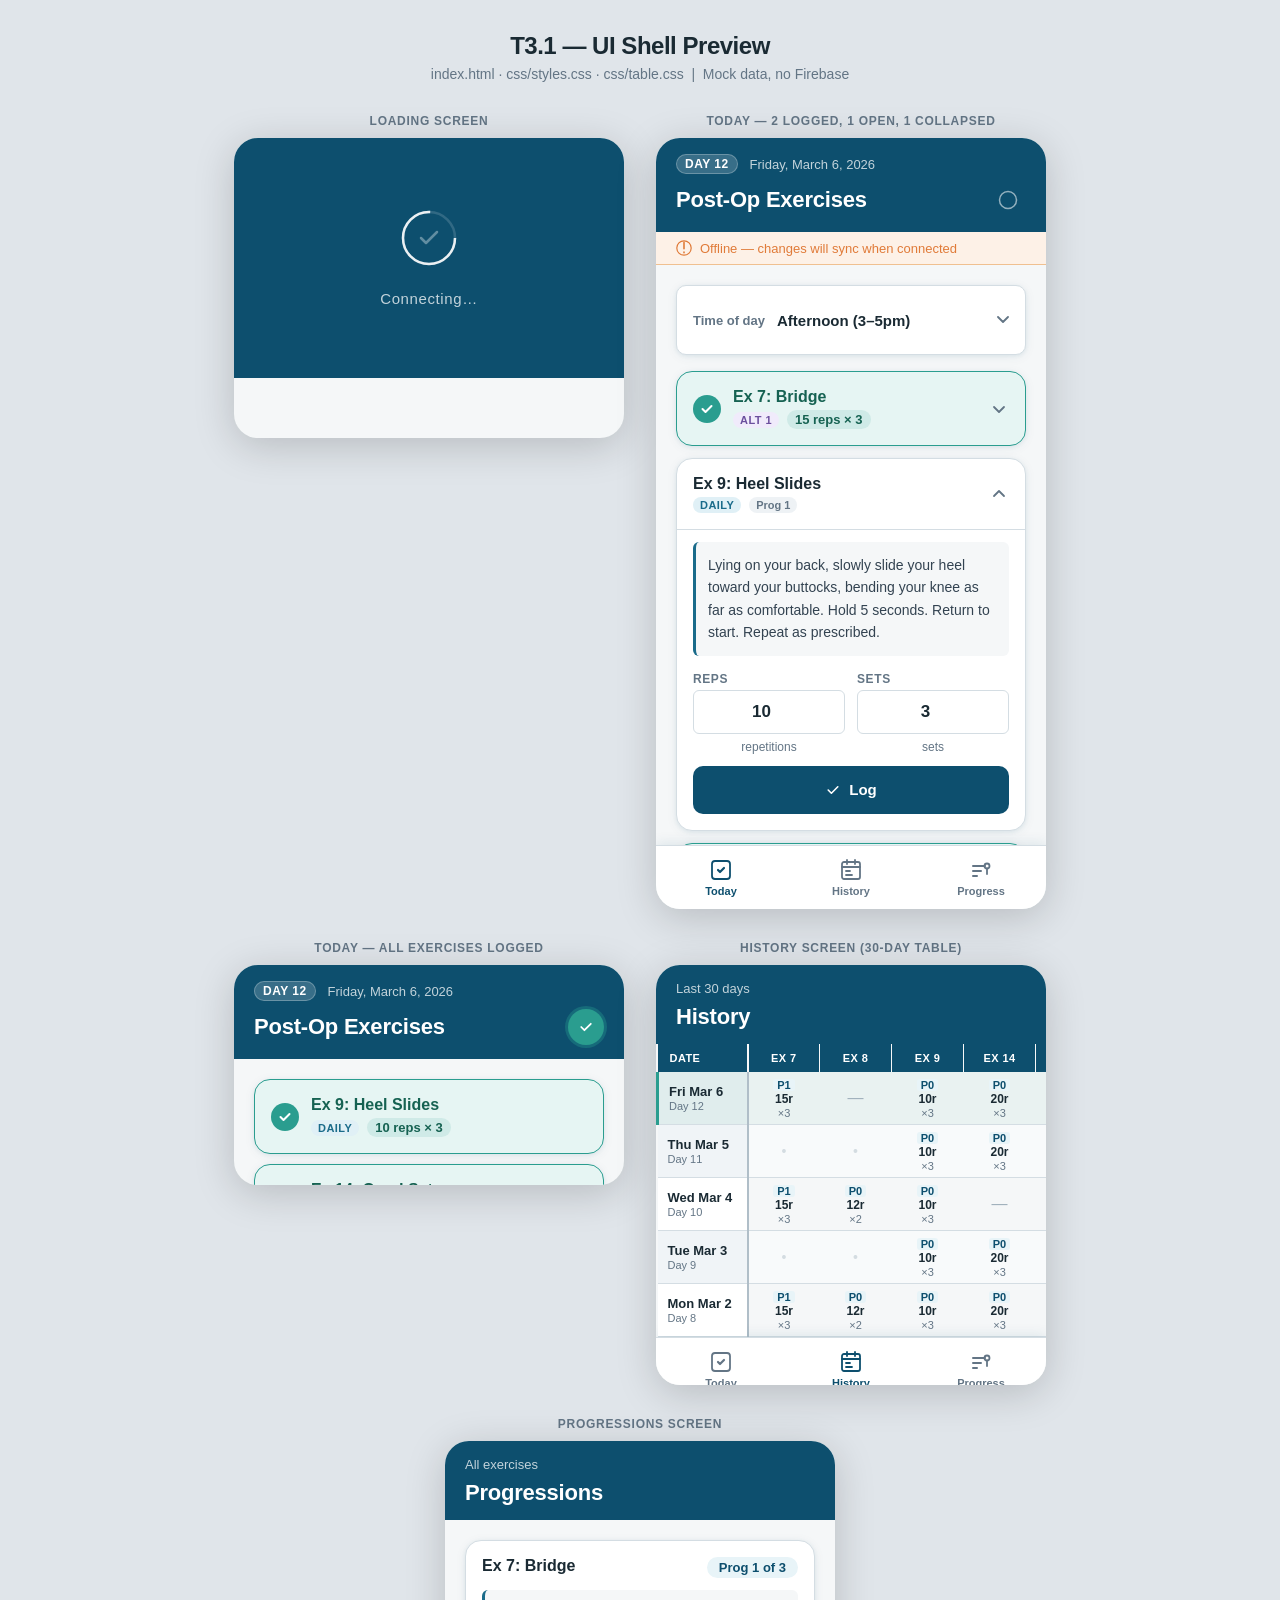
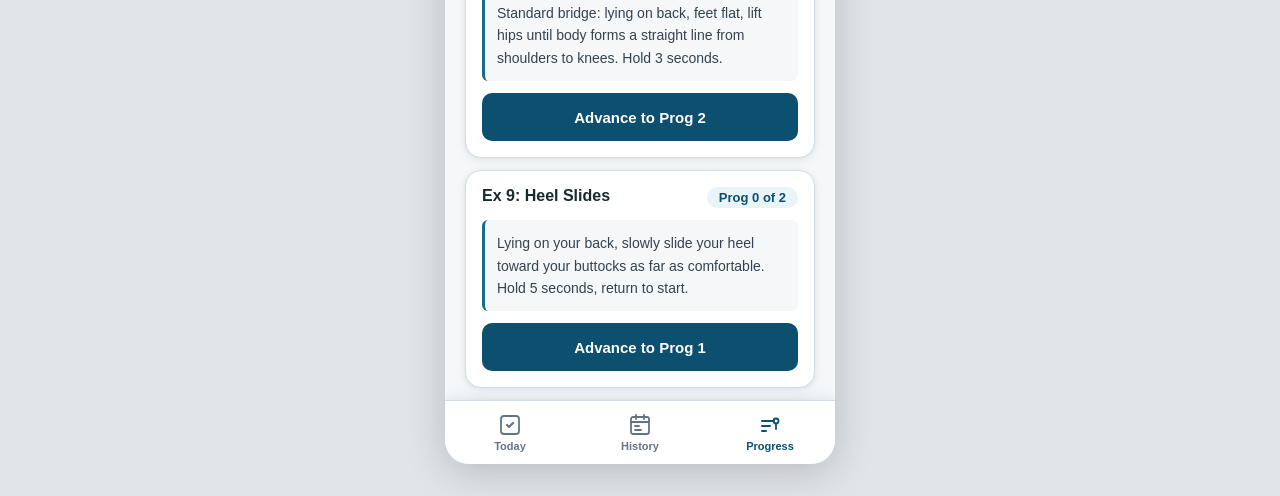
<file: preview.html>
<!DOCTYPE html>
<html lang="en">
<head>
  <meta charset="UTF-8">
  <meta name="viewport" content="width=device-width, initial-scale=1.0">
  <title>T3.1 Preview — Post-Op Exercise Tracker</title>
  <style>
    /* Inline the full styles.css and table.css for self-contained preview */

    /* ── Design Tokens ── */
    :root {
      --clr-primary:        #0d4f6e;
      --clr-primary-mid:    #1a6b8a;
      --clr-primary-light:  #e8f4f8;
      --clr-accent:         #2a9d8f;
      --clr-accent-light:   #e6f5f3;
      --clr-warn:           #e07b39;
      --clr-warn-light:     #fdf1e7;
      --clr-error:          #c0392b;
      --clr-error-light:    #fdecea;
      --clr-daily:          #1a6b8a;
      --clr-daily-bg:       #e0f0f6;
      --clr-alt1:           #6b4f9e;
      --clr-alt1-bg:        #f0ebfb;
      --clr-alt2:           #b7600a;
      --clr-alt2-bg:        #fdf0e3;
      --clr-bg:             #f5f7f8;
      --clr-surface:        #ffffff;
      --clr-border:         #d4dde3;
      --clr-border-strong:  #b0bec8;
      --clr-text-primary:   #1a2a33;
      --clr-text-body:      #334351;
      --clr-text-muted:     #637585;
      --clr-text-disabled:  #a0b0bc;
      --font-base: 'Segoe UI', 'Helvetica Neue', Arial, sans-serif;
      --sp-1:4px; --sp-2:8px; --sp-3:12px; --sp-4:16px;
      --sp-5:20px; --sp-6:24px; --sp-8:32px; --sp-10:40px;
      --radius-sm:6px; --radius-md:10px; --radius-lg:16px; --radius-xl:22px;
      --shadow-card: 0 1px 4px rgba(13,79,110,0.08), 0 2px 12px rgba(13,79,110,0.06);
      --shadow-nav:  0 -2px 12px rgba(13,79,110,0.10);
      --nav-height:    64px;
      --content-max:   640px;
      --transition-fast: 150ms ease;
      --transition-mid:  250ms ease;
    }

    *, *::before, *::after { box-sizing: border-box; margin: 0; padding: 0; }
    html { font-size: 16px; }
    body { font-family: var(--font-base); color: var(--clr-text-body);
           background: #e0e5ea; -webkit-font-smoothing: antialiased; }
    button { font-family: inherit; cursor: pointer; border: none; background: none; }
    select, input { font-family: inherit; font-size: 1rem; }

    /* ── Preview Layout ── */
    .preview-wrapper {
      display: flex;
      flex-wrap: wrap;
      gap: 32px;
      padding: 32px;
      justify-content: center;
    }

    .preview-frame {
      width: 390px;
      background: var(--clr-bg);
      border-radius: 24px;
      overflow: hidden;
      box-shadow: 0 8px 40px rgba(0,0,0,0.18);
      position: relative;
    }

    .preview-label {
      font-family: var(--font-base);
      font-size: 0.75rem;
      font-weight: 700;
      color: #637585;
      letter-spacing: 0.06em;
      text-transform: uppercase;
      text-align: center;
      margin-bottom: 10px;
    }

    /* ── Shared Components ── */
    .app-header {
      background: var(--clr-primary); color: #fff;
      padding: 16px 20px 14px;
    }
    .header-meta { display:flex; align-items:center; gap:12px; margin-bottom:8px; }
    .header-title-row { display:flex; align-items:center; justify-content:space-between; }
    .app-title { font-size:1.375rem; font-weight:700; letter-spacing:-0.01em; color:#fff; }
    .hdr-date { font-size:0.8125rem; color:rgba(255,255,255,0.75); }
    .day-badge { display:inline-flex; align-items:center;
      background:rgba(255,255,255,0.18); color:#fff;
      font-size:0.75rem; font-weight:700; letter-spacing:0.04em; text-transform:uppercase;
      padding:2px 8px; border-radius:22px; border:1px solid rgba(255,255,255,0.25); }

    .completion-badge { display:inline-flex; align-items:center; justify-content:center;
      width:36px; height:36px; border-radius:50%; flex-shrink:0; }
    .completion-badge--pending { color:rgba(255,255,255,0.55); }
    .completion-badge--done { background:var(--clr-accent); color:#fff;
      box-shadow:0 0 0 3px rgba(42,157,143,0.35); }

    .offline-banner { display:flex; align-items:center; gap:8px;
      background:var(--clr-warn-light); color:var(--clr-warn);
      font-size:0.8125rem; font-weight:500;
      padding:8px 20px; border-bottom:1px solid #f0c090; }

    .screen-body { padding:20px; overflow-y:auto; max-height:580px; }

    .tod-bar { display:flex; align-items:center; gap:12px;
      background:var(--clr-surface); border:1px solid var(--clr-border);
      border-radius:10px; padding:12px 16px; margin-bottom:16px;
      box-shadow:var(--shadow-card); }
    .tod-label { font-size:0.8125rem; font-weight:600; color:var(--clr-text-muted);
      white-space:nowrap; flex-shrink:0; }
    .tod-select { flex:1; border:none; background:transparent;
      color:var(--clr-text-primary); font-weight:600; font-size:0.9375rem;
      appearance:none; -webkit-appearance:none;
      background-image:url("data:image/svg+xml,%3Csvg xmlns='http://www.w3.org/2000/svg' width='12' height='8' viewBox='0 0 12 8'%3E%3Cpath d='M1 1l5 5 5-5' stroke='%23637585' stroke-width='1.8' stroke-linecap='round' stroke-linejoin='round' fill='none'/%3E%3C/svg%3E");
      background-repeat:no-repeat; background-position:right 0 center;
      padding-right:20px; cursor:pointer; min-height:44px; }

    .exercise-list { display:flex; flex-direction:column; gap:12px; }

    .exercise-card { background:var(--clr-surface); border:1.5px solid var(--clr-border);
      border-radius:16px; box-shadow:var(--shadow-card); overflow:hidden;
      transition:border-color 150ms ease; }
    .exercise-card--logged { border-color:var(--clr-accent); background:var(--clr-accent-light); }
    .exercise-card--open .card-body { display:block !important; }
    .exercise-card--open .card-chevron { transform:rotate(180deg); }

    .card-header { display:flex; align-items:center; gap:12px; padding:16px;
      cursor:pointer; min-height:64px; }
    .card-title-group { flex:1; min-width:0; }
    .card-exercise-name { font-size:1rem; font-weight:700; color:var(--clr-text-primary); }
    .exercise-card--logged .card-exercise-name { color:#166252; }
    .card-badges { display:flex; align-items:center; gap:8px; margin-top:4px; flex-wrap:wrap; }
    .card-chevron { flex-shrink:0; width:20px; height:20px; color:var(--clr-text-muted);
      transition:transform 250ms ease; margin-left:auto; }

    .freq-badge { font-size:0.6875rem; font-weight:700; letter-spacing:0.04em;
      text-transform:uppercase; padding:2px 7px; border-radius:22px; }
    .freq-badge--daily { color:var(--clr-daily); background:var(--clr-daily-bg); }
    .freq-badge--alt1  { color:var(--clr-alt1);  background:var(--clr-alt1-bg); }
    .freq-badge--alt2  { color:var(--clr-alt2);  background:var(--clr-alt2-bg); }
    .prog-badge { font-size:0.6875rem; font-weight:600; color:var(--clr-text-muted);
      background:#eef2f5; padding:2px 7px; border-radius:22px; }
    .logged-summary { font-size:0.8125rem; font-weight:600; color:#166252;
      background:rgba(42,157,143,0.12); padding:2px 8px; border-radius:22px; }
    .card-check { flex-shrink:0; width:28px; height:28px; background:var(--clr-accent);
      border-radius:50%; display:flex; align-items:center; justify-content:center; color:#fff; }

    .card-body { display:none; padding:0 16px 16px; border-top:1px solid var(--clr-border); }
    .exercise-card--logged .card-body { border-top-color:rgba(42,157,143,0.2); }
    .card-description { font-size:0.875rem; color:var(--clr-text-body); line-height:1.6;
      margin:12px 0 16px; padding:12px; background:var(--clr-bg); border-radius:6px;
      border-left:3px solid var(--clr-primary-mid); }
    .log-form { display:flex; flex-direction:column; gap:12px; }
    .log-inputs { display:grid; grid-template-columns:1fr 1fr; gap:12px; }
    .input-group { display:flex; flex-direction:column; gap:4px; }
    .input-label { font-size:0.75rem; font-weight:600; color:var(--clr-text-muted);
      text-transform:uppercase; letter-spacing:0.05em; }
    .input-field { border:1.5px solid var(--clr-border); border-radius:6px;
      padding:8px 12px; font-size:1.0625rem; font-weight:600; color:var(--clr-text-primary);
      background:var(--clr-surface); min-height:44px; text-align:center; }
    .input-unit { font-size:0.75rem; color:var(--clr-text-muted); text-align:center; margin-top:2px; }
    .btn-log { display:flex; align-items:center; justify-content:center; gap:8px;
      width:100%; min-height:48px; background:var(--clr-primary); color:#fff;
      font-size:0.9375rem; font-weight:700; border-radius:10px; }
    .btn-log--update { background:var(--clr-accent); }

    /* Progression screen */
    .progression-card { background:var(--clr-surface); border:1.5px solid var(--clr-border);
      border-radius:16px; box-shadow:var(--shadow-card); padding:16px;
      display:flex; flex-direction:column; gap:12px; }
    .prog-card-header { display:flex; align-items:flex-start;
      justify-content:space-between; gap:12px; }
    .prog-card-name { font-size:1rem; font-weight:700; color:var(--clr-text-primary); }
    .prog-level-chip { display:inline-flex; align-items:center; gap:4px;
      font-size:0.8125rem; font-weight:700; color:var(--clr-primary);
      background:var(--clr-primary-light); padding:3px 12px; border-radius:22px; }
    .prog-level-chip--maxed { color:var(--clr-accent); background:var(--clr-accent-light); }
    .prog-description { font-size:0.875rem; color:var(--clr-text-body); line-height:1.6;
      padding:12px; background:var(--clr-bg); border-radius:6px;
      border-left:3px solid var(--clr-primary-mid); }
    .btn-advance { display:flex; align-items:center; justify-content:center; gap:8px;
      width:100%; min-height:48px; background:var(--clr-primary); color:#fff;
      font-size:0.9375rem; font-weight:700; border-radius:10px; }
    .btn-advance:disabled { background:var(--clr-bg); color:var(--clr-text-disabled);
      border:1.5px solid var(--clr-border); cursor:not-allowed; }

    /* Bottom nav */
    .bottom-nav { height:64px; background:var(--clr-surface);
      box-shadow:var(--shadow-nav); display:flex; align-items:stretch;
      border-top:1px solid var(--clr-border); }
    .nav-btn { flex:1; display:flex; flex-direction:column; align-items:center;
      justify-content:center; gap:3px; color:var(--clr-text-muted);
      font-size:0.6875rem; font-weight:600; }
    .nav-btn--active { color:var(--clr-primary); }
    .nav-icon { width:24px; height:24px; }

    /* History table */
    .history-table-wrap { width:100%; overflow-x:auto; background:#f5f7f8; }
    .history-table { border-collapse:collapse; white-space:nowrap; min-width:100%; font-size:0.8125rem; }
    .history-table thead th { background:var(--clr-primary); color:#fff;
      font-size:0.6875rem; font-weight:700; letter-spacing:0.04em; text-transform:uppercase;
      padding:8px 6px; text-align:center; position:sticky; top:0; z-index:3;
      border-right:1px solid rgba(255,255,255,0.12); }
    .history-table thead th.col-date { left:0; z-index:4; min-width:90px; text-align:left;
      padding-left:12px; border-right:2px solid rgba(255,255,255,0.25); }
    .history-table thead th.col-ex { min-width:72px; }
    .history-table tbody tr { border-bottom:1px solid var(--clr-border); }
    .history-table td.cell-date { position:sticky; left:0; z-index:2;
      background:var(--clr-surface); border-right:2px solid var(--clr-border-strong);
      padding:6px 10px; min-width:90px; vertical-align:middle; }
    .history-table tbody tr:nth-child(even) td.cell-date { background:#f0f4f7; }
    .date-line1 { font-weight:700; color:var(--clr-text-primary); font-size:0.8125rem; line-height:1.2; }
    .date-line2 { font-size:0.6875rem; color:var(--clr-text-muted); font-weight:500; }
    .history-table td.cell-ex { text-align:center; padding:5px 4px; min-width:72px; vertical-align:middle; }
    .history-table tbody tr:nth-child(even) td.cell-ex { background:#f8fafb; }
    .cell-empty { color:var(--clr-text-disabled); font-size:1rem; }
    .cell-na { color:var(--clr-border-strong); font-size:0.875rem; opacity:0.5; }
    .cell-logged { display:inline-flex; flex-direction:column; align-items:center; gap:1px; }
    .cell-prog { font-size:0.6875rem; font-weight:700; color:var(--clr-primary);
      background:var(--clr-primary-light); padding:0 4px; border-radius:3px; }
    .cell-count { font-size:0.75rem; font-weight:700; color:var(--clr-text-primary); }
    .cell-repeats { font-size:0.6875rem; color:var(--clr-text-muted); font-weight:500; }
    .row-today td { background:rgba(42,157,143,0.06) !important; }
    .row-today td.cell-date { background:rgba(42,157,143,0.1) !important;
      border-left:3px solid var(--clr-accent); }

    /* Loading screen */
    .screen-loading-bg { background:var(--clr-primary); display:flex;
      align-items:center; justify-content:center; height:240px; border-radius:16px 16px 0 0; }
    .loading-inner { display:flex; flex-direction:column; align-items:center; gap:20px; }
    @keyframes spin { to { transform: rotate(360deg); } }
    .loading-logo { animation: spin 1.4s linear infinite; }
    .spinner-arc { stroke:#fff; opacity:0.9; }
    .spinner-check { stroke:rgba(255,255,255,0.35); }
    .loading-label { font-size:0.9375rem; font-weight:500; color:rgba(255,255,255,0.75); letter-spacing:0.04em; }

    /* Page title */
    .page-title { font-family: var(--font-base); font-size:1.5rem; font-weight:800;
      color:#1a2a33; text-align:center; padding:32px 32px 0;
      letter-spacing:-0.02em; }
    .page-subtitle { font-family:var(--font-base); font-size:0.875rem; color:#637585;
      text-align:center; padding:6px 32px 0; }
  </style>
</head>
<body>

<p class="page-title">T3.1 — UI Shell Preview</p>
<p class="page-subtitle">index.html · css/styles.css · css/table.css &nbsp;|&nbsp; Mock data, no Firebase</p>

<div class="preview-wrapper">

  <!-- ── Frame 1: Loading Screen ── -->
  <div>
    <p class="preview-label">Loading Screen</p>
    <div class="preview-frame" style="height:300px;">
      <div class="screen-loading-bg">
        <div class="loading-inner">
          <div class="loading-logo">
            <svg width="56" height="56" viewBox="0 0 56 56" fill="none">
              <circle cx="28" cy="28" r="26" stroke="white" stroke-width="2.5" fill="none" opacity="0.15"/>
              <circle cx="28" cy="28" r="26" stroke="white" stroke-width="2.5" fill="none"
                class="spinner-arc" stroke-dasharray="163" stroke-dashoffset="40"/>
              <path d="M20 28 L25 33 L36 22" class="spinner-check"
                stroke-width="2.5" stroke-linecap="round" stroke-linejoin="round"/>
            </svg>
          </div>
          <p class="loading-label">Connecting…</p>
        </div>
      </div>
    </div>
  </div>

  <!-- ── Frame 2: Today Screen — default state ── -->
  <div>
    <p class="preview-label">Today — 2 logged, 1 open, 1 collapsed</p>
    <div class="preview-frame">
      <div class="app-header">
        <div class="header-meta">
          <span class="day-badge">Day 12</span>
          <span class="hdr-date">Friday, March 6, 2026</span>
        </div>
        <div class="header-title-row">
          <h1 class="app-title">Post-Op Exercises</h1>
          <span class="completion-badge completion-badge--pending">
            <svg width="20" height="20" viewBox="0 0 20 20" fill="none">
              <circle cx="10" cy="10" r="8.5" stroke="currentColor" stroke-width="1.5"/>
            </svg>
          </span>
        </div>
      </div>
      <!-- Offline banner example -->
      <div class="offline-banner">
        <svg width="16" height="16" viewBox="0 0 20 20" fill="none">
          <path d="M10 3v8M10 15v1" stroke="currentColor" stroke-width="2" stroke-linecap="round"/>
          <circle cx="10" cy="10" r="9" stroke="currentColor" stroke-width="1.5" fill="none"/>
        </svg>
        Offline — changes will sync when connected
      </div>
      <div class="screen-body">
        <div class="tod-bar">
          <span class="tod-label">Time of day</span>
          <select class="tod-select">
            <option>Afternoon (3–5pm)</option>
          </select>
        </div>
        <div class="exercise-list">

          <!-- Card: Logged -->
          <div class="exercise-card exercise-card--logged">
            <div class="card-header">
              <div class="card-check">
                <svg width="14" height="14" viewBox="0 0 14 14" fill="none">
                  <path d="M2.5 7l3 3 6-6" stroke="white" stroke-width="2" stroke-linecap="round" stroke-linejoin="round"/>
                </svg>
              </div>
              <div class="card-title-group">
                <div class="card-exercise-name">Ex 7: Bridge</div>
                <div class="card-badges">
                  <span class="freq-badge freq-badge--alt1">Alt 1</span>
                  <span class="logged-summary">15 reps × 3</span>
                </div>
              </div>
              <svg class="card-chevron" viewBox="0 0 20 20" fill="none">
                <path d="M5 8l5 5 5-5" stroke="currentColor" stroke-width="1.8" stroke-linecap="round" stroke-linejoin="round"/>
              </svg>
            </div>
          </div>

          <!-- Card: Open / Expanded -->
          <div class="exercise-card exercise-card--open">
            <div class="card-header">
              <div class="card-title-group">
                <div class="card-exercise-name">Ex 9: Heel Slides</div>
                <div class="card-badges">
                  <span class="freq-badge freq-badge--daily">Daily</span>
                  <span class="prog-badge">Prog 1</span>
                </div>
              </div>
              <svg class="card-chevron" viewBox="0 0 20 20" fill="none">
                <path d="M5 8l5 5 5-5" stroke="currentColor" stroke-width="1.8" stroke-linecap="round" stroke-linejoin="round"/>
              </svg>
            </div>
            <div class="card-body">
              <p class="card-description">Lying on your back, slowly slide your heel toward your buttocks, bending your knee as far as comfortable. Hold 5 seconds. Return to start. Repeat as prescribed.</p>
              <div class="log-form">
                <div class="log-inputs">
                  <div class="input-group">
                    <label class="input-label">Reps</label>
                    <input type="number" class="input-field" value="10" min="0" max="999">
                    <span class="input-unit">repetitions</span>
                  </div>
                  <div class="input-group">
                    <label class="input-label">Sets</label>
                    <input type="number" class="input-field" value="3" min="0" max="10">
                    <span class="input-unit">sets</span>
                  </div>
                </div>
                <button class="btn-log">
                  <svg width="16" height="16" viewBox="0 0 20 20" fill="none">
                    <path d="M4 10l4 4 8-8" stroke="white" stroke-width="2" stroke-linecap="round" stroke-linejoin="round"/>
                  </svg>
                  Log
                </button>
              </div>
            </div>
          </div>

          <!-- Card: Logged, expanded for editing -->
          <div class="exercise-card exercise-card--logged exercise-card--open">
            <div class="card-header">
              <div class="card-check">
                <svg width="14" height="14" viewBox="0 0 14 14" fill="none">
                  <path d="M2.5 7l3 3 6-6" stroke="white" stroke-width="2" stroke-linecap="round" stroke-linejoin="round"/>
                </svg>
              </div>
              <div class="card-title-group">
                <div class="card-exercise-name">Ex 14: Quad Sets</div>
                <div class="card-badges">
                  <span class="freq-badge freq-badge--daily">Daily</span>
                  <span class="prog-badge">Prog 0</span>
                </div>
              </div>
              <svg class="card-chevron" viewBox="0 0 20 20" fill="none">
                <path d="M5 8l5 5 5-5" stroke="currentColor" stroke-width="1.8" stroke-linecap="round" stroke-linejoin="round"/>
              </svg>
            </div>
            <div class="card-body">
              <p class="card-description">Tighten the muscles on top of your thigh by pressing the back of your knee down toward the floor. Hold 5 seconds, then relax.</p>
              <div class="log-form">
                <div class="log-inputs">
                  <div class="input-group">
                    <label class="input-label">Reps</label>
                    <input type="number" class="input-field" value="20" min="0" max="999">
                    <span class="input-unit">repetitions</span>
                  </div>
                  <div class="input-group">
                    <label class="input-label">Sets</label>
                    <input type="number" class="input-field" value="3" min="0" max="10">
                    <span class="input-unit">sets</span>
                  </div>
                </div>
                <button class="btn-log btn-log--update">
                  <svg width="16" height="16" viewBox="0 0 20 20" fill="none">
                    <path d="M4 10l4 4 8-8" stroke="white" stroke-width="2" stroke-linecap="round" stroke-linejoin="round"/>
                  </svg>
                  Update
                </button>
              </div>
            </div>
          </div>

          <!-- Card: Collapsed -->
          <div class="exercise-card">
            <div class="card-header">
              <div class="card-title-group">
                <div class="card-exercise-name">Ex 16: Ankle Pumps</div>
                <div class="card-badges">
                  <span class="freq-badge freq-badge--daily">Daily</span>
                  <span class="prog-badge">Prog 0</span>
                </div>
              </div>
              <svg class="card-chevron" viewBox="0 0 20 20" fill="none">
                <path d="M5 8l5 5 5-5" stroke="currentColor" stroke-width="1.8" stroke-linecap="round" stroke-linejoin="round"/>
              </svg>
            </div>
          </div>

        </div>
      </div>
      <div class="bottom-nav">
        <button class="nav-btn nav-btn--active">
          <svg class="nav-icon" viewBox="0 0 24 24" fill="none" stroke="currentColor">
            <path d="M9 12l2 2 4-4" stroke-width="2.2" stroke-linecap="round" stroke-linejoin="round"/>
            <rect x="3" y="3" width="18" height="18" rx="3" stroke-width="1.8" fill="none"/>
          </svg>
          <span style="font-size:0.6875rem;font-weight:600">Today</span>
        </button>
        <button class="nav-btn">
          <svg class="nav-icon" viewBox="0 0 24 24" fill="none" stroke="currentColor">
            <rect x="3" y="4" width="18" height="17" rx="2" stroke-width="1.8" fill="none"/>
            <path d="M3 9h18M8 2v4M16 2v4M7 13h4M7 17h6" stroke-width="1.8" stroke-linecap="round"/>
          </svg>
          <span style="font-size:0.6875rem;font-weight:600">History</span>
        </button>
        <button class="nav-btn">
          <svg class="nav-icon" viewBox="0 0 24 24" fill="none" stroke="currentColor">
            <path d="M4 18h4M4 13h8M4 8h12" stroke-width="2" stroke-linecap="round"/>
            <circle cx="18" cy="8" r="2.5" stroke-width="1.8" fill="none"/>
            <path d="M18 10.5V16" stroke-width="1.8" stroke-linecap="round"/>
          </svg>
          <span style="font-size:0.6875rem;font-weight:600">Progress</span>
        </button>
      </div>
    </div>
  </div>

  <!-- ── Frame 3: All logged (completion badge green) ── -->
  <div>
    <p class="preview-label">Today — All Exercises Logged</p>
    <div class="preview-frame" style="height:220px;">
      <div class="app-header">
        <div class="header-meta">
          <span class="day-badge">Day 12</span>
          <span class="hdr-date">Friday, March 6, 2026</span>
        </div>
        <div class="header-title-row">
          <h1 class="app-title">Post-Op Exercises</h1>
          <span class="completion-badge completion-badge--done">
            <svg width="16" height="16" viewBox="0 0 20 20" fill="none">
              <path d="M4 10l4 4 8-8" stroke="white" stroke-width="2.2" stroke-linecap="round" stroke-linejoin="round"/>
            </svg>
          </span>
        </div>
      </div>
      <div style="padding:20px; display:flex; flex-direction:column; gap:10px;">
        <div class="exercise-card exercise-card--logged">
          <div class="card-header">
            <div class="card-check"><svg width="14" height="14" viewBox="0 0 14 14" fill="none"><path d="M2.5 7l3 3 6-6" stroke="white" stroke-width="2" stroke-linecap="round" stroke-linejoin="round"/></svg></div>
            <div class="card-title-group">
              <div class="card-exercise-name">Ex 9: Heel Slides</div>
              <div class="card-badges"><span class="freq-badge freq-badge--daily">Daily</span><span class="logged-summary">10 reps × 3</span></div>
            </div>
          </div>
        </div>
        <div class="exercise-card exercise-card--logged">
          <div class="card-header">
            <div class="card-check"><svg width="14" height="14" viewBox="0 0 14 14" fill="none"><path d="M2.5 7l3 3 6-6" stroke="white" stroke-width="2" stroke-linecap="round" stroke-linejoin="round"/></svg></div>
            <div class="card-title-group">
              <div class="card-exercise-name">Ex 14: Quad Sets</div>
              <div class="card-badges"><span class="freq-badge freq-badge--daily">Daily</span><span class="logged-summary">20 reps × 3</span></div>
            </div>
          </div>
        </div>
      </div>
    </div>
  </div>

  <!-- ── Frame 4: History Screen ── -->
  <div>
    <p class="preview-label">History Screen (30-day table)</p>
    <div class="preview-frame" style="height:420px;">
      <div class="app-header">
        <div class="header-meta"><span class="hdr-date">Last 30 days</span></div>
        <div class="header-title-row"><h1 class="app-title">History</h1></div>
      </div>
      <div style="flex:1; overflow-y:auto; max-height:310px;">
        <div class="history-table-wrap">
          <table class="history-table">
            <thead>
              <tr>
                <th class="col-date">Date</th>
                <th class="col-ex">Ex 7</th>
                <th class="col-ex">Ex 8</th>
                <th class="col-ex">Ex 9</th>
                <th class="col-ex">Ex 14</th>
                <th class="col-ex">Ex 15</th>
                <th class="col-ex">Ex 16</th>
              </tr>
            </thead>
            <tbody>
              <tr class="row-today">
                <td class="cell-date"><div class="date-line1">Fri Mar 6</div><div class="date-line2">Day 12</div></td>
                <td class="cell-ex"><div class="cell-logged"><span class="cell-prog">P1</span><span class="cell-count">15r</span><span class="cell-repeats">×3</span></div></td>
                <td class="cell-ex"><span class="cell-empty">—</span></td>
                <td class="cell-ex"><div class="cell-logged"><span class="cell-prog">P0</span><span class="cell-count">10r</span><span class="cell-repeats">×3</span></div></td>
                <td class="cell-ex"><div class="cell-logged"><span class="cell-prog">P0</span><span class="cell-count">20r</span><span class="cell-repeats">×3</span></div></td>
                <td class="cell-ex"><span class="cell-empty">—</span></td>
                <td class="cell-ex"><div class="cell-logged"><span class="cell-prog">P0</span><span class="cell-count">20r</span><span class="cell-repeats">×3</span></div></td>
              </tr>
              <tr>
                <td class="cell-date"><div class="date-line1">Thu Mar 5</div><div class="date-line2">Day 11</div></td>
                <td class="cell-ex"><span class="cell-na">•</span></td>
                <td class="cell-ex"><span class="cell-na">•</span></td>
                <td class="cell-ex"><div class="cell-logged"><span class="cell-prog">P0</span><span class="cell-count">10r</span><span class="cell-repeats">×3</span></div></td>
                <td class="cell-ex"><div class="cell-logged"><span class="cell-prog">P0</span><span class="cell-count">20r</span><span class="cell-repeats">×3</span></div></td>
                <td class="cell-ex"><div class="cell-logged"><span class="cell-prog">P0</span><span class="cell-count">30s</span><span class="cell-repeats">×2</span></div></td>
                <td class="cell-ex"><div class="cell-logged"><span class="cell-prog">P0</span><span class="cell-count">20r</span><span class="cell-repeats">×3</span></div></td>
              </tr>
              <tr>
                <td class="cell-date"><div class="date-line1">Wed Mar 4</div><div class="date-line2">Day 10</div></td>
                <td class="cell-ex"><div class="cell-logged"><span class="cell-prog">P1</span><span class="cell-count">15r</span><span class="cell-repeats">×3</span></div></td>
                <td class="cell-ex"><div class="cell-logged"><span class="cell-prog">P0</span><span class="cell-count">12r</span><span class="cell-repeats">×2</span></div></td>
                <td class="cell-ex"><div class="cell-logged"><span class="cell-prog">P0</span><span class="cell-count">10r</span><span class="cell-repeats">×3</span></div></td>
                <td class="cell-ex"><span class="cell-empty">—</span></td>
                <td class="cell-ex"><span class="cell-empty">—</span></td>
                <td class="cell-ex"><div class="cell-logged"><span class="cell-prog">P0</span><span class="cell-count">20r</span><span class="cell-repeats">×3</span></div></td>
              </tr>
              <tr>
                <td class="cell-date"><div class="date-line1">Tue Mar 3</div><div class="date-line2">Day 9</div></td>
                <td class="cell-ex"><span class="cell-na">•</span></td>
                <td class="cell-ex"><span class="cell-na">•</span></td>
                <td class="cell-ex"><div class="cell-logged"><span class="cell-prog">P0</span><span class="cell-count">10r</span><span class="cell-repeats">×3</span></div></td>
                <td class="cell-ex"><div class="cell-logged"><span class="cell-prog">P0</span><span class="cell-count">20r</span><span class="cell-repeats">×3</span></div></td>
                <td class="cell-ex"><div class="cell-logged"><span class="cell-prog">P0</span><span class="cell-count">30s</span><span class="cell-repeats">×2</span></div></td>
                <td class="cell-ex"><div class="cell-logged"><span class="cell-prog">P0</span><span class="cell-count">20r</span><span class="cell-repeats">×3</span></div></td>
              </tr>
              <tr>
                <td class="cell-date"><div class="date-line1">Mon Mar 2</div><div class="date-line2">Day 8</div></td>
                <td class="cell-ex"><div class="cell-logged"><span class="cell-prog">P1</span><span class="cell-count">15r</span><span class="cell-repeats">×3</span></div></td>
                <td class="cell-ex"><div class="cell-logged"><span class="cell-prog">P0</span><span class="cell-count">12r</span><span class="cell-repeats">×2</span></div></td>
                <td class="cell-ex"><div class="cell-logged"><span class="cell-prog">P0</span><span class="cell-count">10r</span><span class="cell-repeats">×3</span></div></td>
                <td class="cell-ex"><div class="cell-logged"><span class="cell-prog">P0</span><span class="cell-count">20r</span><span class="cell-repeats">×3</span></div></td>
                <td class="cell-ex"><span class="cell-empty">—</span></td>
                <td class="cell-ex"><div class="cell-logged"><span class="cell-prog">P0</span><span class="cell-count">20r</span><span class="cell-repeats">×3</span></div></td>
              </tr>
            </tbody>
          </table>
        </div>
      </div>
      <div class="bottom-nav">
        <button class="nav-btn">
          <svg class="nav-icon" viewBox="0 0 24 24" fill="none" stroke="currentColor"><path d="M9 12l2 2 4-4" stroke-width="2.2" stroke-linecap="round" stroke-linejoin="round"/><rect x="3" y="3" width="18" height="18" rx="3" stroke-width="1.8" fill="none"/></svg>
          <span style="font-size:0.6875rem;font-weight:600">Today</span>
        </button>
        <button class="nav-btn nav-btn--active">
          <svg class="nav-icon" viewBox="0 0 24 24" fill="none" stroke="currentColor"><rect x="3" y="4" width="18" height="17" rx="2" stroke-width="1.8" fill="none"/><path d="M3 9h18M8 2v4M16 2v4M7 13h4M7 17h6" stroke-width="1.8" stroke-linecap="round"/></svg>
          <span style="font-size:0.6875rem;font-weight:600">History</span>
        </button>
        <button class="nav-btn">
          <svg class="nav-icon" viewBox="0 0 24 24" fill="none" stroke="currentColor"><path d="M4 18h4M4 13h8M4 8h12" stroke-width="2" stroke-linecap="round"/><circle cx="18" cy="8" r="2.5" stroke-width="1.8" fill="none"/><path d="M18 10.5V16" stroke-width="1.8" stroke-linecap="round"/></svg>
          <span style="font-size:0.6875rem;font-weight:600">Progress</span>
        </button>
      </div>
    </div>
  </div>

  <!-- ── Frame 5: Progressions Screen ── -->
  <div>
    <p class="preview-label">Progressions Screen</p>
    <div class="preview-frame">
      <div class="app-header">
        <div class="header-meta"><span class="hdr-date">All exercises</span></div>
        <div class="header-title-row"><h1 class="app-title">Progressions</h1></div>
      </div>
      <div class="screen-body" style="max-height:480px;">
        <div class="exercise-list">

          <div class="progression-card">
            <div class="prog-card-header">
              <div class="prog-card-name">Ex 7: Bridge</div>
              <span class="prog-level-chip">Prog 1 of 3</span>
            </div>
            <p class="prog-description">Standard bridge: lying on back, feet flat, lift hips until body forms a straight line from shoulders to knees. Hold 3 seconds.</p>
            <button class="btn-advance">Advance to Prog 2</button>
          </div>

          <div class="progression-card">
            <div class="prog-card-header">
              <div class="prog-card-name">Ex 9: Heel Slides</div>
              <span class="prog-level-chip">Prog 0 of 2</span>
            </div>
            <p class="prog-description">Lying on your back, slowly slide your heel toward your buttocks as far as comfortable. Hold 5 seconds, return to start.</p>
            <button class="btn-advance">Advance to Prog 1</button>
          </div>

          <div class="progression-card">
            <div class="prog-card-header">
              <div class="prog-card-name">Ex 16: Ankle Pumps</div>
              <span class="prog-level-chip prog-level-chip--maxed">Max reached ✓</span>
            </div>
            <p class="prog-description">Flex and point your foot slowly, pumping your ankle up and down. 20 repetitions, 3 sets.</p>
            <button class="btn-advance" disabled>At Maximum</button>
          </div>

        </div>
      </div>
      <div class="bottom-nav">
        <button class="nav-btn">
          <svg class="nav-icon" viewBox="0 0 24 24" fill="none" stroke="currentColor"><path d="M9 12l2 2 4-4" stroke-width="2.2" stroke-linecap="round" stroke-linejoin="round"/><rect x="3" y="3" width="18" height="18" rx="3" stroke-width="1.8" fill="none"/></svg>
          <span style="font-size:0.6875rem;font-weight:600">Today</span>
        </button>
        <button class="nav-btn">
          <svg class="nav-icon" viewBox="0 0 24 24" fill="none" stroke="currentColor"><rect x="3" y="4" width="18" height="17" rx="2" stroke-width="1.8" fill="none"/><path d="M3 9h18M8 2v4M16 2v4M7 13h4M7 17h6" stroke-width="1.8" stroke-linecap="round"/></svg>
          <span style="font-size:0.6875rem;font-weight:600">History</span>
        </button>
        <button class="nav-btn nav-btn--active">
          <svg class="nav-icon" viewBox="0 0 24 24" fill="none" stroke="currentColor"><path d="M4 18h4M4 13h8M4 8h12" stroke-width="2" stroke-linecap="round"/><circle cx="18" cy="8" r="2.5" stroke-width="1.8" fill="none"/><path d="M18 10.5V16" stroke-width="1.8" stroke-linecap="round"/></svg>
          <span style="font-size:0.6875rem;font-weight:600">Progress</span>
        </button>
      </div>
    </div>
  </div>

</div>
</body>
</html>
</file>
